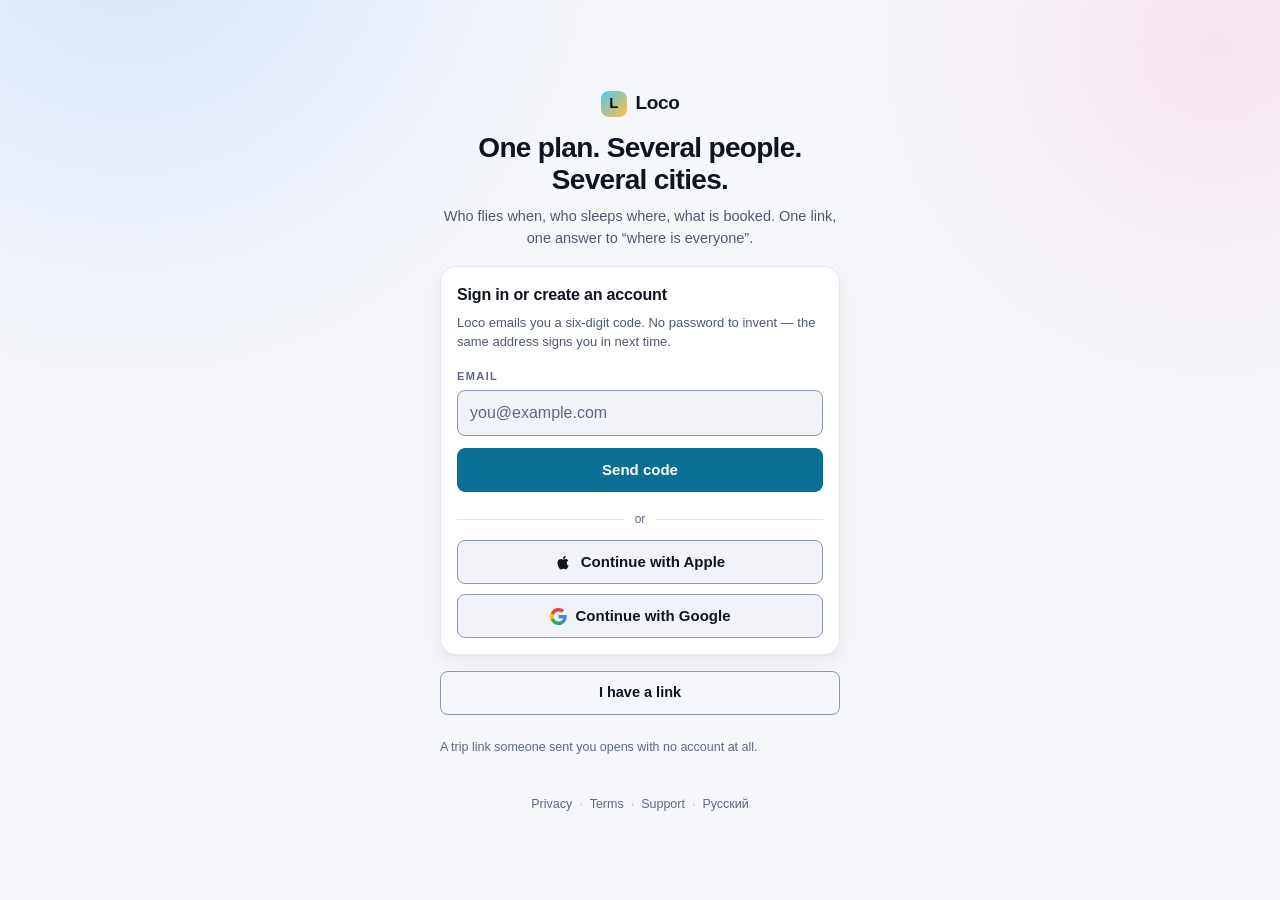
<file: index.html>
<!doctype html>
<html lang="en">
  <head>
    <meta charset="UTF-8" />
    <meta name="viewport" content="width=device-width, initial-scale=1, viewport-fit=cover" />
    <title>Loco</title>
    <meta name="description" content="Loco — the plan for a trip with several people, several cities and one answer to “where is everyone”." />
    <meta name="theme-color" content="#f6f7fb" media="(prefers-color-scheme: light)" />
    <meta name="theme-color" content="#0d1017" media="(prefers-color-scheme: dark)" />
    <meta name="color-scheme" content="dark light" />
    <link rel="manifest" href="/manifest.webmanifest" />
    <link rel="icon" href="/icon-192.png" />
    <link rel="apple-touch-icon" href="/apple-touch-icon.png" />
    <!--
      Generic on purpose. GitHub Pages is a static host: it cannot render a
      different <meta> per /t/<slug>, and a crawler never runs the app, so a
      per-trip preview would have to be a lie or a blank. These say what Loco is
      and show a card that looks deliberate when a link is pasted into WhatsApp
      or Telegram. Per-trip previews arrive with the domain move — see README.
      These two are absolute, so they are written out in full: a crawler resolves
      og:url and og:image against nothing. The base path is in vite.config.ts.
    -->
    <meta property="og:site_name" content="Loco" />
    <meta property="og:title" content="Loco — where everyone is, day by day" />
    <meta property="og:description" content="One plan for a trip with several people and several cities. Share one link and everybody sees the same answer to “where is everyone”." />
    <meta property="og:type" content="website" />
    <meta property="og:url" content="https://fabrique-futur.github.io/loco-share/" />
    <meta property="og:locale" content="en" />
    <meta property="og:locale:alternate" content="ru" />
    <meta property="og:image" content="https://fabrique-futur.github.io/loco-share/og.png" />
    <meta property="og:image:type" content="image/png" />
    <meta property="og:image:width" content="1200" />
    <meta property="og:image:height" content="630" />
    <meta property="og:image:alt" content="Loco — where everyone is, day by day" />
    <meta name="twitter:card" content="summary_large_image" />
    <meta name="twitter:title" content="Loco — where everyone is, day by day" />
    <meta name="twitter:description" content="One plan for a trip with several people and several cities. Share one link and everybody sees the same answer to “where is everyone”." />
    <meta name="twitter:image" content="https://fabrique-futur.github.io/loco-share/og.png" />
    <meta name="twitter:image:alt" content="Loco — where everyone is, day by day" />
    <script type="module" crossorigin src="/assets/index-BgkWJKnN.js"></script>
    <link rel="stylesheet" crossorigin href="/assets/index-C_KHbtik.css">
  </head>
  <body>
    <div id="root"></div>
  </body>
</html>
</file>
<file: assets/index-C_KHbtik.css>
:root{color-scheme:dark;--ink: #0d1017;--on-accent: #08131a;--wash-a: 55%;--wash-b: 45%;--bg: #0d1017;--bg2: #141925;--panel: #171d2b;--panel2: #1c2334;--line: #242c3d;--line2: #2f3950;--tx: #e8ecf5;--tx2: #9aa6bf;--tx3: #67728c;--accent: #4cc9f0;--amber: #ffc043;--booked: #7fd16b;--warning: #ff9ab0;--danger: #ff5c7a;--radius: 16px;--radius-sm: 10px;--gap: 12px;--pad: 16px;--wash1: #1b2440;--wash2: #2a1c33;--f: -apple-system, BlinkMacSystemFont, "Segoe UI", Inter, Roboto, "Helvetica Neue", Arial, sans-serif;--f-mono: ui-monospace, SFMono-Regular, "SF Mono", Menlo, Consolas, monospace}@media (prefers-color-scheme: light){:root{color-scheme:light;--bg: #f6f7fb;--bg2: #ffffff;--panel: #ffffff;--panel2: #f1f3f8;--line: #e2e6ef;--line2: #8b95ab;--tx: #0f1420;--tx2: #4e596f;--tx3: #5d6880;--accent: #0b6f94;--amber: #8a5800;--booked: #2b6f21;--warning: #a82c4f;--danger: #b3162f;--on-accent: #ffffff;--wash1: #b9d3f5;--wash2: #f3cbdf;--wash-a: 52%;--wash-b: 42%}}*{box-sizing:border-box}html,body{min-height:100%}#root{min-height:100vh}body{margin:0;background:var(--bg);color:var(--tx);font:15px/1.5 var(--f);-webkit-font-smoothing:antialiased;overflow-x:hidden}#root:before{content:"";position:fixed;inset:0;z-index:-1;pointer-events:none;background:radial-gradient(700px 700px at 10% -10%,color-mix(in srgb,var(--wash1) var(--wash-a),transparent),transparent 70%),radial-gradient(520px 520px at 95% 5%,color-mix(in srgb,var(--wash2) var(--wash-b),transparent),transparent 70%),var(--bg)}a{color:var(--accent);text-decoration:none}a:hover{text-decoration:underline}button{font:inherit;color:inherit}:focus-visible{outline:2px solid var(--accent);outline-offset:2px;border-radius:6px}::selection{background:color-mix(in srgb,var(--accent) 40%,transparent)}@media (prefers-reduced-motion: reduce){*,*:before,*:after{animation-duration:.001ms!important;transition-duration:.001ms!important;scroll-behavior:auto!important}}h1,h2,h3{margin:0;font-weight:700;letter-spacing:-.02em}.display{font-size:clamp(28px,7vw,42px);font-weight:800;line-height:1.05;letter-spacing:-.03em}.title{font-size:22px;font-weight:700}.heading{font-size:17px;font-weight:600}.body{font-size:15px}.secondary{font-size:13px;color:var(--tx2)}.caption{font-size:11.5px;font-weight:500}.mono{font-family:var(--f-mono);font-variant-numeric:tabular-nums;font-weight:600}.muted{color:var(--tx2)}.faint{color:var(--tx3)}.small{font-size:13px}.label{font-size:11px;font-weight:600;letter-spacing:1.6px;text-transform:uppercase;color:var(--tx3)}.wrap{width:100%;max-width:860px;margin:0 auto;padding:0 var(--pad) 72px}.wrap.wide{max-width:1100px}.stack{display:flex;flex-direction:column;gap:var(--gap)}.stack.lg{gap:22px}.row-between{display:flex;align-items:center;justify-content:space-between;gap:10px}.sectionhead{display:flex;align-items:baseline;gap:10px;margin:26px 0 10px}.spacer{flex:1}.card{padding:var(--pad);border-radius:var(--radius);background:linear-gradient(to bottom,rgba(255,255,255,.025),transparent),var(--panel);border:1px solid var(--line);box-shadow:0 10px 18px #00000073}@media (prefers-color-scheme: light){.card{box-shadow:0 1px 2px #0f14200d,0 8px 20px #0f14200f}}.card.tight{padding:12px 14px}.card.flat{box-shadow:none}.topbar{position:sticky;top:0;z-index:20;display:flex;align-items:center;gap:10px;padding:10px var(--pad);background:color-mix(in srgb,var(--bg) 82%,transparent);backdrop-filter:blur(14px);border-bottom:1px solid var(--line)}.brand{display:flex;align-items:center;gap:8px;font-weight:800;letter-spacing:-.02em;font-size:17px;color:var(--tx)}.brand:hover{text-decoration:none}.brand .glyph{width:22px;height:22px;border-radius:7px;display:grid;place-items:center;background:linear-gradient(135deg,#4cc9f0,#ffc043);color:var(--ink);font-size:13px;font-weight:900}.btn{display:inline-flex;align-items:center;justify-content:center;gap:7px;padding:9px 14px;border-radius:var(--radius-sm);background:var(--panel2);border:1px solid var(--line2);color:var(--tx);font-size:14px;font-weight:600;cursor:pointer;transition:background .12s ease,border-color .12s ease,transform .12s ease}.btn:hover{background:var(--line);text-decoration:none}.btn:active{transform:translateY(1px)}.btn.primary{background:var(--accent);border-color:var(--accent);color:var(--on-accent)}.btn.primary:hover{background:color-mix(in srgb,var(--accent) 85%,white)}@media (prefers-color-scheme: light){.btn.primary:hover{background:color-mix(in srgb,var(--accent) 85%,black)}}.btn.ghost{background:transparent}.btn.danger{color:var(--danger);border-color:color-mix(in srgb,var(--danger) 50%,transparent)}.btn.big{padding:13px 20px;font-size:15px;border-radius:12px}.btn[disabled]{opacity:.45;cursor:default}input,textarea,select{font:inherit;color:var(--tx);background:var(--bg2);border:1px solid var(--line2);border-radius:var(--radius-sm);padding:10px 12px;width:100%}input::placeholder{color:var(--tx3)}label.field{display:block}label.field>span{display:block;margin-bottom:6px}.chips{display:flex;flex-wrap:wrap;gap:8px}.chip{display:inline-flex;align-items:center;gap:7px;padding:6px 11px 6px 9px;border-radius:999px;background:var(--panel);border:1px solid var(--line);font-size:13px;font-weight:500;cursor:default}button.chip{cursor:pointer}.chip .dot{width:9px;height:9px;border-radius:50%;flex:none}.chip.off{opacity:.45}.tag{display:inline-flex;align-items:center;gap:6px;font-size:13px;font-weight:600}.tag .sq{width:10px;height:10px;border-radius:3px;flex:none}.pill{display:inline-flex;align-items:center;gap:5px;margin-left:8px;padding:2px 8px;border-radius:999px;font-size:11.5px;font-weight:500;border:1px solid currentColor}.pill.booked{color:var(--booked)}.pill.proposed{color:var(--amber)}.pill.idea{color:var(--tx3)}.pill.cancelled{color:var(--danger)}.ref{font-family:var(--f-mono);font-size:12px;letter-spacing:.04em;padding:1px 6px;border-radius:5px;background:var(--bg2);border:1px solid var(--line);color:var(--tx2)}.avatar{display:grid;place-items:center;border-radius:50%;flex:none;color:var(--ink);font-weight:800}.avatars{display:flex}.avatars>*+*{margin-left:-6px;box-shadow:0 0 0 2px var(--panel)}.strip{position:sticky;top:47px;z-index:15;display:flex;gap:6px;overflow-x:auto;scrollbar-width:none;padding:10px 0;margin:0 0 4px;background:color-mix(in srgb,var(--bg) 82%,transparent);backdrop-filter:blur(14px)}.strip::-webkit-scrollbar{display:none}.strip button{flex:none;padding:7px 13px;border-radius:999px;cursor:pointer;background:transparent;border:1px solid var(--line);color:var(--tx2);font-size:13px;font-weight:600;white-space:nowrap}.strip button[aria-current=true]{background:var(--tx);border-color:var(--tx);color:var(--bg)}.hero{padding-top:20px}.hero h1{background-clip:text;-webkit-background-clip:text;color:transparent;padding-bottom:.08em}.hero .range{margin-top:8px}.rows{display:flex;flex-direction:column}.row{display:flex;gap:12px;padding:11px 0;border-top:1px solid var(--line)}.row:first-child{border-top:0}.row .t{flex:none;width:52px;color:var(--tx2);font-size:13.5px}.row .b{min-width:0;flex:1}.row strong{font-weight:650}.tiles{display:grid;grid-template-columns:repeat(auto-fit,minmax(88px,1fr));gap:10px}.tile{padding:12px;border-radius:var(--radius-sm);background:var(--bg2);border:1px solid var(--line)}.tile .n{font-size:22px;font-weight:800;font-variant-numeric:tabular-nums;letter-spacing:-.02em}.tile .k{margin-top:2px;font-size:11px;letter-spacing:1.2px;text-transform:uppercase;color:var(--tx3)}.tripcards{display:grid;grid-template-columns:repeat(auto-fill,minmax(260px,1fr));gap:12px}.tripcard{display:block;color:inherit}.tripcard:hover{text-decoration:none;border-color:var(--line2)}.tripcard .strip-colors{display:flex;gap:3px;margin-top:12px}.tripcard .strip-colors i{height:5px;flex:1;border-radius:3px}.gantt-scroll{overflow-x:auto;overflow-y:hidden;padding-bottom:8px;-webkit-overflow-scrolling:touch}.gantt{position:relative}.gantt .axis{display:flex;height:34px;position:relative}.gantt .axis .d{flex:none;border-left:1px solid var(--line);font-size:10px;color:var(--tx3);padding:3px 0 0 4px;line-height:1.15}.gantt .axis .d.we{background:color-mix(in srgb,var(--warning) 8%,transparent)}.gantt .axis .d b{display:block;color:var(--tx2);font-size:11px;font-weight:700}.gantt .lane{position:relative;height:44px;margin-bottom:8px}.gantt .lane .bg{position:absolute;inset:0;border-radius:var(--radius-sm);background:var(--bg2);border:1px solid var(--line)}.gantt .bar{position:absolute;top:5px;bottom:5px;border-radius:8px;display:flex;align-items:center;padding:0 8px;overflow:hidden;font-size:12px;font-weight:650;color:#0c0f16;white-space:nowrap}.gantt .bar.home{opacity:.45}.gantt .glyph{position:absolute;top:50%;transform:translate(-50%,-50%);width:20px;height:20px;border-radius:50%;display:grid;place-items:center;background:var(--bg);border:1.5px solid currentColor;font-size:10px;z-index:2}.gantt .evt{position:absolute;top:4px;width:6px;height:6px;border-radius:50%;background:var(--amber);transform:translate(-50%)}.gantt .todayline{position:absolute;top:0;bottom:0;width:2px;background:var(--accent);opacity:.7;z-index:3}.lanelabel{font-size:12px;font-weight:650;color:var(--tx2);margin:0 0 4px 2px}.mapbox{border-radius:var(--radius-sm);overflow:hidden;background:var(--bg2);border:1px solid var(--line)}.mapbox svg{display:block;width:100%;height:auto}.day{scroll-margin-top:100px}.day.today{border-color:color-mix(in srgb,var(--accent) 45%,var(--line))}.dayhead{display:flex;align-items:baseline;gap:10px;flex-wrap:wrap}.dayhead .num{font-size:13px;color:var(--tx3)}.wheres{display:flex;flex-wrap:wrap;gap:10px 14px;margin-top:8px}.where{display:inline-flex;align-items:center;gap:7px;font-size:13px}.opt{padding:12px 0;border-top:1px solid var(--line)}.opt:first-of-type{border-top:0}.votebtns{display:flex;gap:8px;align-items:center}.votebtn{display:inline-flex;align-items:center;gap:6px;padding:5px 11px;border-radius:999px;cursor:pointer;background:transparent;border:1px solid var(--line2);color:var(--tx2);font-size:13px;font-weight:600}.votebtn[aria-pressed=true].up{color:var(--booked);border-color:var(--booked);background:color-mix(in srgb,var(--booked) 14%,transparent)}.votebtn[aria-pressed=true].down{color:var(--warning);border-color:var(--warning);background:color-mix(in srgb,var(--warning) 14%,transparent)}.notice{padding:12px 14px;border-radius:var(--radius-sm);border:1px solid var(--line2);background:var(--bg2);font-size:13.5px;color:var(--tx2)}.notice.warn{border-color:color-mix(in srgb,var(--amber) 45%,transparent);color:var(--amber)}.divider{height:1px;background:var(--line);margin:8px 0}.center{text-align:center}.skeleton{border-radius:var(--radius);background:var(--panel);border:1px solid var(--line)}footer.legal{margin-top:40px;padding-top:16px;border-top:1px solid var(--line);font-size:12.5px;color:var(--tx3)}footer.legal a{color:var(--tx3)}.prose h2{font-size:18px;margin:26px 0 8px}.prose h3{font-size:15px;margin:0 0 6px}.prose p{margin:0 0 10px}.prose p:last-child{margin-bottom:0}.openapp{position:sticky;bottom:12px;z-index:18}@media (max-width: 420px){.wrap{padding-left:12px;padding-right:12px}.row .t{width:46px;font-size:13px}}.select{appearance:none;background:var(--panel2) url("data:image/svg+xml,%3Csvg xmlns='http://www.w3.org/2000/svg' viewBox='0 0 10 6'%3E%3Cpath d='M1 1l4 4 4-4' fill='none' stroke='%2367728c' stroke-width='1.6'/%3E%3C/svg%3E") no-repeat right 10px center;background-size:10px 6px;color:var(--tx);border:1px solid var(--line);border-radius:10px;padding:8px 30px 8px 12px;font:inherit;font-size:13px;max-width:100%}.select:focus-visible{outline:2px solid var(--accent);outline-offset:2px}.sharerow{display:grid;gap:8px;padding:12px 0;border-top:1px solid var(--line)}.sharerow:first-child{border-top:0;padding-top:0}.sharelink{gap:8px;align-items:center;background:var(--panel2);border:1px solid var(--line);border-radius:10px;padding:6px 6px 6px 10px;min-width:0}.sharelink code{overflow:hidden;text-overflow:ellipsis;white-space:nowrap;min-width:0;flex:1}.btn.small{padding:5px 10px;font-size:12px;flex:0 0 auto}input.grow{flex:1 1 180px;min-width:0}.authpage{min-height:100dvh;display:flex;flex-direction:column;align-items:center;justify-content:center;padding:32px 16px calc(24px + env(safe-area-inset-bottom))}.authcol{width:100%;max-width:400px;display:flex;flex-direction:column;gap:16px}.authhero{text-align:center}.authhero .mark{display:inline-flex;align-items:center;gap:9px;font-size:19px;font-weight:800;letter-spacing:-.02em;color:var(--tx);margin-bottom:14px}.authhero .mark i{width:26px;height:26px;border-radius:8px;display:grid;place-items:center;background:linear-gradient(135deg,#4cc9f0,#ffc043);color:var(--ink);font-size:15px;font-weight:900;font-style:normal}.authhero h1{font-size:clamp(23px,6.2vw,28px);font-weight:800;line-height:1.15;letter-spacing:-.025em;color:var(--tx)}.authhero p{margin:10px 0 0;font-size:14.5px;line-height:1.5;color:var(--tx2)}.authcard{border-radius:16px}.authcard h2{font-size:16px;font-weight:650;letter-spacing:-.01em}.authcard .lede{margin:6px 0 0;font-size:13px;line-height:1.5;color:var(--tx2)}.authform{display:flex;flex-direction:column;gap:12px;margin-top:16px}.authform label.field>span{font-size:11px;font-weight:600;letter-spacing:1.4px;text-transform:uppercase;color:var(--tx3)}.authform input{min-height:44px;border-radius:8px;font-size:16px;background:var(--panel2);border:1px solid var(--line2)}.authform input.code{font-family:var(--f-mono);font-size:20px;letter-spacing:.32em;text-align:center;font-weight:700}.authform .btn{min-height:44px;border-radius:8px;width:100%;font-size:15px}.authform .row{display:flex;gap:10px;align-items:center}.authform .row .btn{width:auto;flex:1 1 auto}.authform .row .btn.back{flex:0 1 auto}.authnote{font-size:12.5px;line-height:1.5;color:var(--tx3)}.autherr{display:flex;gap:8px;align-items:flex-start;padding:10px 12px;border-radius:8px;background:color-mix(in srgb,var(--danger) 12%,transparent);border:1px solid color-mix(in srgb,var(--danger) 40%,transparent);color:var(--danger);font-size:13px;line-height:1.45}.authok{padding:10px 12px;border-radius:8px;background:color-mix(in srgb,var(--booked) 12%,transparent);border:1px solid color-mix(in srgb,var(--booked) 40%,transparent);color:var(--booked);font-size:13px;line-height:1.45}.sso{display:flex;flex-direction:column;gap:10px;margin-top:16px}.sso-or{display:flex;align-items:center;gap:10px;font-size:12px;color:var(--tx3);margin:2px 0}.sso-or:before,.sso-or:after{content:"";flex:1 1 auto;height:1px;background:var(--line)}.sso-btn{width:100%;min-height:44px;border-radius:8px;font-size:15px;font-weight:600;display:inline-flex;align-items:center;justify-content:center;gap:9px}.ssomark{flex:none;display:block}.sso-btn.apple .ssomark{color:var(--tx)}.authalt{display:flex;flex-direction:column;gap:10px}.authalt>.btn{min-height:44px;border-radius:8px;width:100%;font-size:14.5px}.authfoot{margin-top:6px;text-align:center;font-size:12.5px;line-height:2.2;color:var(--tx3)}.authfoot a{color:var(--tx3)}.authfoot a:hover{color:var(--tx2)}.authfoot .sep{opacity:.5;padding:0 7px}.spin{width:15px;height:15px;flex:none;border-radius:50%;border:2px solid currentColor;border-top-color:transparent;animation:spin .7s linear infinite}@keyframes spin{to{transform:rotate(360deg)}}
</file>
